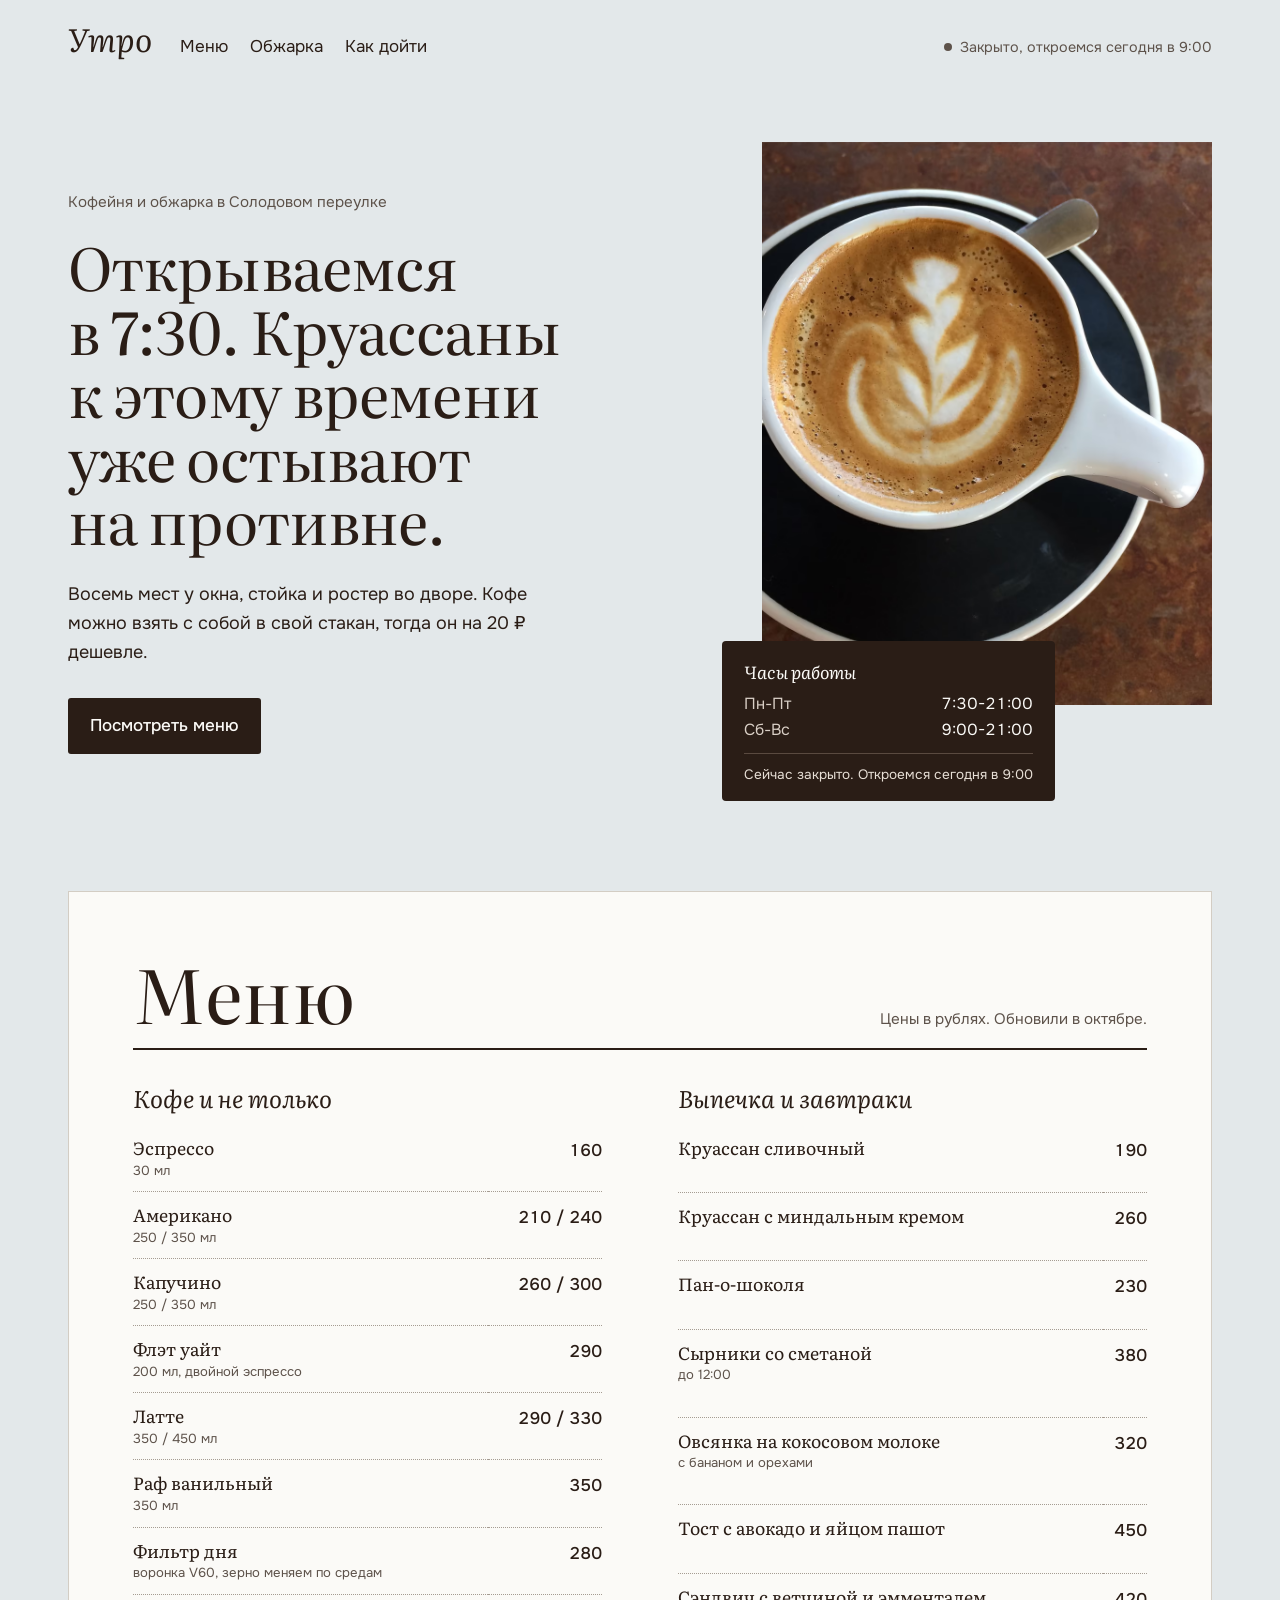
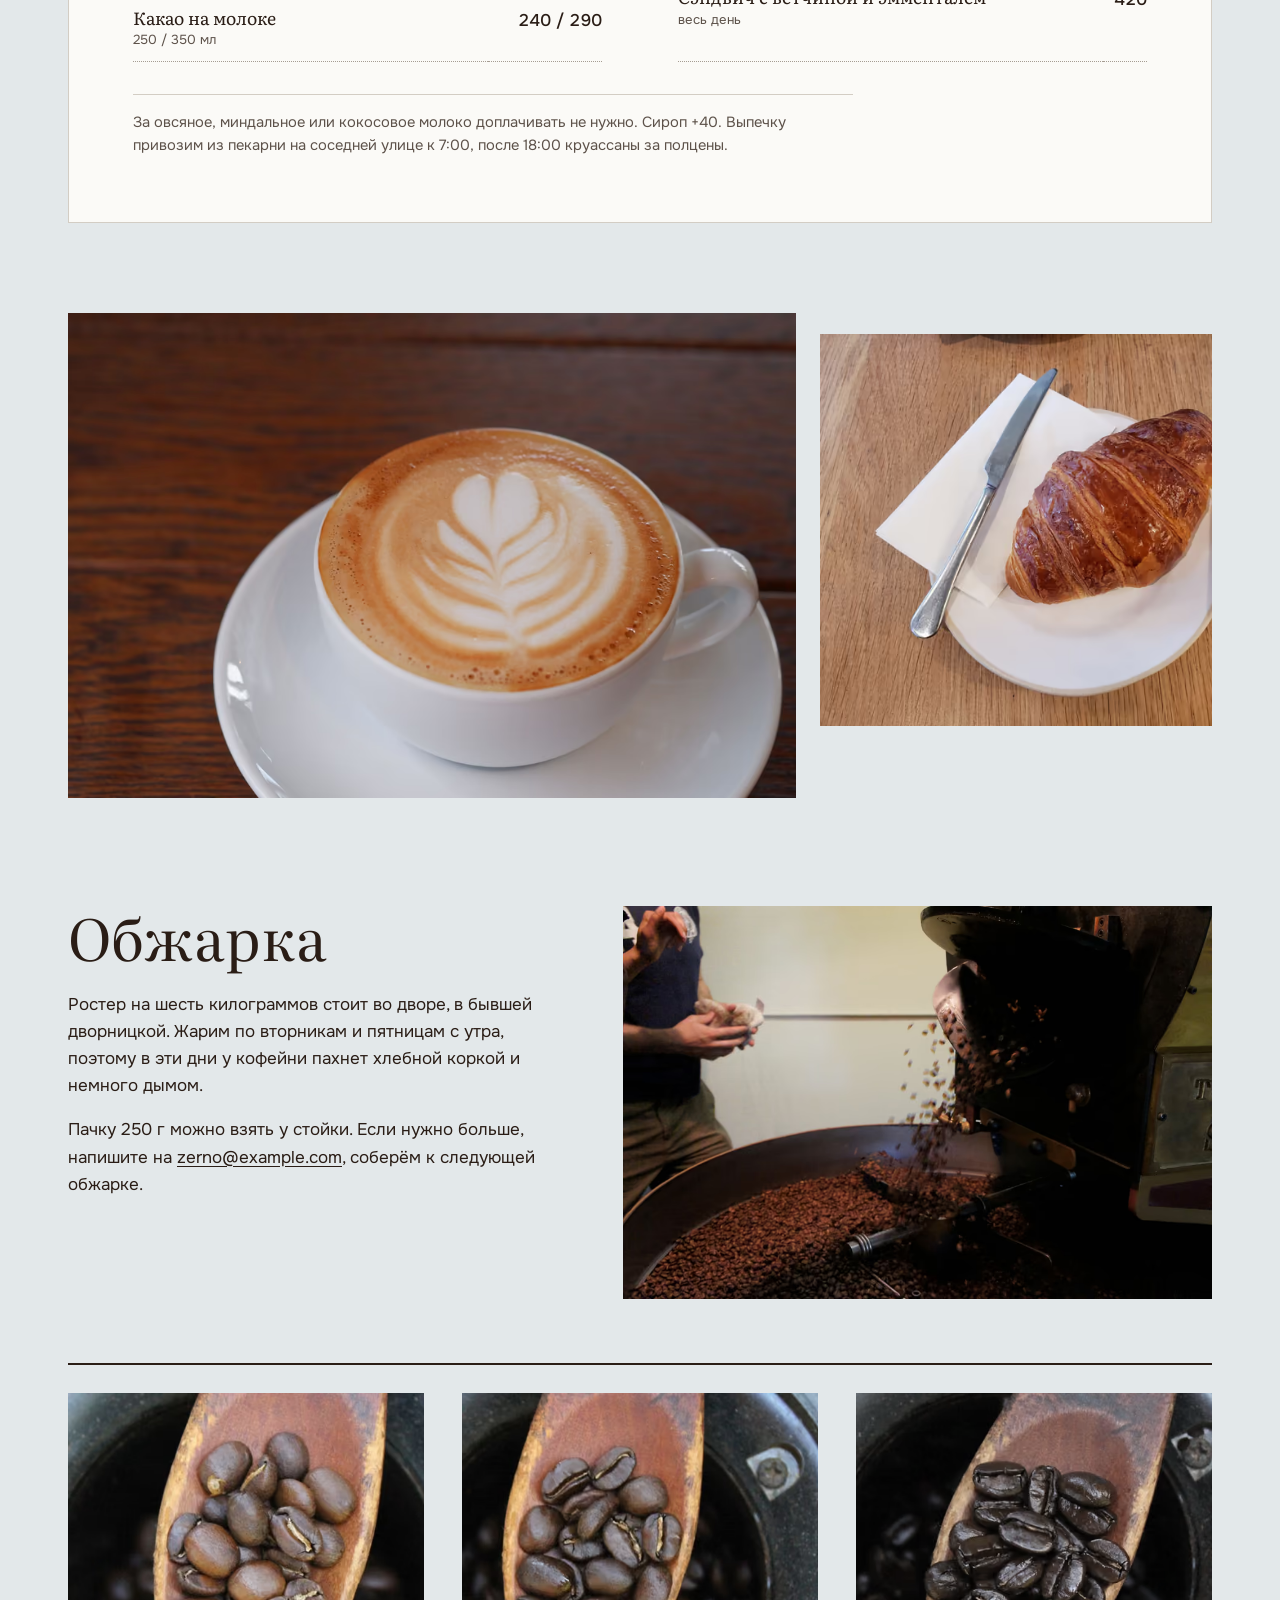
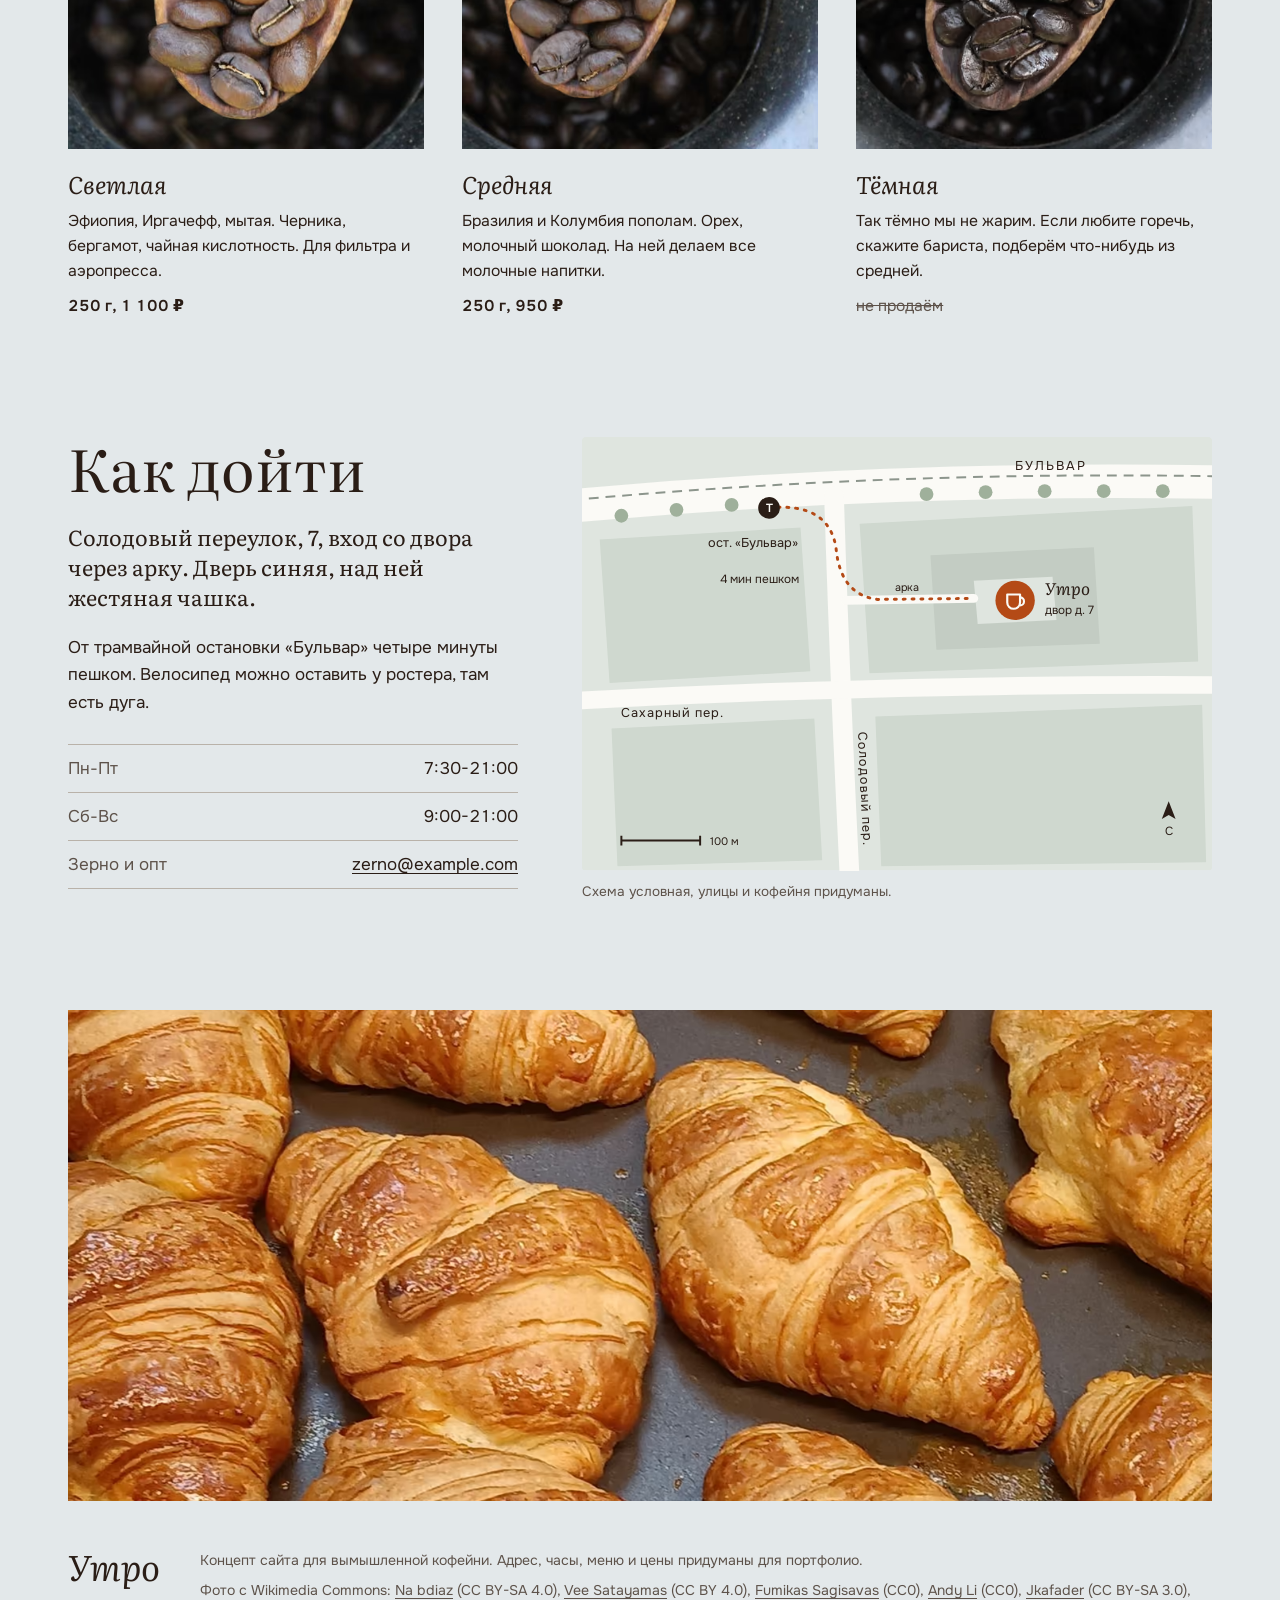
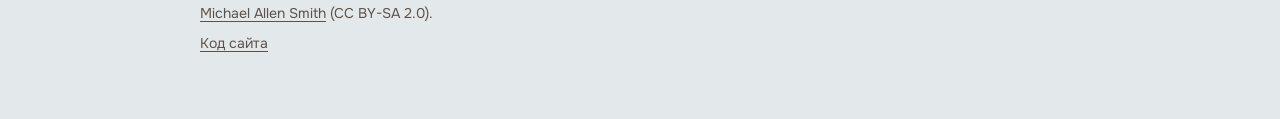
<file: index.html>
<!DOCTYPE html>
<html lang="ru">
<head>
  <meta charset="utf-8">
  <meta name="viewport" content="width=device-width, initial-scale=1">
  <title>Утро, кофейня и обжарка в Солодовом переулке</title>
  <meta name="description" content="Кофейня «Утро»: открываемся в 7:30, обжариваем зерно сами по вторникам и пятницам. Меню с ценами, часы работы и схема, как дойти. Концепт сайта.">
  <link rel="canonical" href="https://zaxdevv.github.io/utro-coffee/">
  <meta property="og:type" content="website">
  <meta property="og:locale" content="ru_RU">
  <meta property="og:title" content="Утро, кофейня и обжарка">
  <meta property="og:description" content="Открываемся в 7:30. Своя обжарка, круассаны к открытию.">
  <meta property="og:url" content="https://zaxdevv.github.io/utro-coffee/">
  <meta property="og:image" content="https://zaxdevv.github.io/utro-coffee/og.jpg">
  <meta property="og:image:width" content="1200">
  <meta property="og:image:height" content="630">
  <meta name="twitter:card" content="summary_large_image">
  <meta name="theme-color" content="#e3e8ea">
  <link rel="icon" href="favicon.svg" type="image/svg+xml">
  <link rel="preload" href="fonts/literata-normal-400-cyrillic.woff2" as="font" type="font/woff2" crossorigin>
  <link rel="preload" href="fonts/onest-normal-400-cyrillic.woff2" as="font" type="font/woff2" crossorigin>
  <link rel="stylesheet" href="css/fonts.css">
  <link rel="stylesheet" href="css/style.css">
</head>
<body>
  <a class="skip" href="#main">К содержанию</a>
  <header class="top">
    <a class="logo" href="./">Утро</a>
    <nav class="nav" aria-label="Разделы">
      <a href="#menu">Меню</a>
      <a href="#obzharka">Обжарка</a>
      <a href="#kak-doiti">Как дойти</a>
    </nav>
    <p class="status" data-status>Пн-Пт с 7:30, Сб-Вс с 9:00</p>
  </header>

  <main id="main">
    <section class="hero" aria-labelledby="hero-title">
      <div class="hero__text">
        <p class="hero__kicker">Кофейня и обжарка в Солодовом переулке</p>
        <h1 id="hero-title">Открываемся в&nbsp;7:30. Круассаны к&nbsp;этому времени уже остывают на&nbsp;противне.</h1>
        <p class="hero__lead">Восемь мест у окна, стойка и ростер во дворе. Кофе можно взять с собой в свой стакан, тогда он на 20 ₽ дешевле.</p>
        <a class="button" href="#menu">Посмотреть меню</a>
      </div>
      <figure class="hero__photo">
        <picture><source type="image/avif" srcset="img/kapuchino-sverhu-480.avif 480w, img/kapuchino-sverhu-960.avif 960w, img/kapuchino-sverhu-1440.avif 1440w" sizes="(min-width: 960px) 40vw, 100vw"><img src="img/kapuchino-sverhu-960.webp" srcset="img/kapuchino-sverhu-480.webp 480w, img/kapuchino-sverhu-960.webp 960w, img/kapuchino-sverhu-1440.webp 1440w" sizes="(min-width: 960px) 40vw, 100vw" width="960" height="1200" alt="Капучино с рисунком на пене в белой чашке на чёрном блюдце, вид сверху" fetchpriority="high" decoding="async"></picture>
      </figure>
      <aside class="sign" aria-label="Часы работы">
        <p class="sign__title">Часы работы</p>
        <p><span>Пн-Пт</span> 7:30-21:00</p>
        <p><span>Сб-Вс</span> 9:00-21:00</p>
        <p class="sign__now" data-status-long>Время по Москве</p>
      </aside>
    </section>

    <section class="menu" id="menu" aria-labelledby="menu-title">
      <div class="sheet">
        <header class="sheet__head">
          <h2 id="menu-title">Меню</h2>
          <p>Цены в рублях. Обновили в октябре.</p>
        </header>
        <div class="sheet__cols">
          <table class="menu__table">
            <caption>Кофе и не только</caption>
            <thead><tr><th scope="col"><span class="visually-hidden">Напиток</span></th><th scope="col"><span class="visually-hidden">Цена</span></th></tr></thead>
            <tbody>
            <tr><th scope="row">Эспрессо<span class="menu__note">30 мл</span></th><td>160</td></tr>
            <tr><th scope="row">Американо<span class="menu__note">250 / 350 мл</span></th><td>210 / 240</td></tr>
            <tr><th scope="row">Капучино<span class="menu__note">250 / 350 мл</span></th><td>260 / 300</td></tr>
            <tr><th scope="row">Флэт уайт<span class="menu__note">200 мл, двойной эспрессо</span></th><td>290</td></tr>
            <tr><th scope="row">Латте<span class="menu__note">350 / 450 мл</span></th><td>290 / 330</td></tr>
            <tr><th scope="row">Раф ванильный<span class="menu__note">350 мл</span></th><td>350</td></tr>
            <tr><th scope="row">Фильтр дня<span class="menu__note">воронка V60, зерно меняем по средам</span></th><td>280</td></tr>
            <tr><th scope="row">Какао на молоке<span class="menu__note">250 / 350 мл</span></th><td>240 / 290</td></tr>
            </tbody>
          </table>
          <table class="menu__table menu__table--food">
            <caption>Выпечка и завтраки</caption>
            <thead><tr><th scope="col"><span class="visually-hidden">Блюдо</span></th><th scope="col"><span class="visually-hidden">Цена</span></th></tr></thead>
            <tbody>
            <tr><th scope="row">Круассан сливочный</th><td>190</td></tr>
            <tr><th scope="row">Круассан с миндальным кремом</th><td>260</td></tr>
            <tr><th scope="row">Пан-о-шоколя</th><td>230</td></tr>
            <tr><th scope="row">Сырники со сметаной<span class="menu__note">до 12:00</span></th><td>380</td></tr>
            <tr><th scope="row">Овсянка на кокосовом молоке<span class="menu__note">с бананом и орехами</span></th><td>320</td></tr>
            <tr><th scope="row">Тост с авокадо и яйцом пашот</th><td>450</td></tr>
            <tr><th scope="row">Сэндвич с ветчиной и эмменталем<span class="menu__note">весь день</span></th><td>420</td></tr>
            </tbody>
          </table>
        </div>
        <p class="sheet__foot">За овсяное, миндальное или кокосовое молоко доплачивать не нужно. Сироп +40. Выпечку привозим из пекарни на соседней улице к 7:00, после 18:00 круассаны за полцены.</p>
      </div>
    </section>

    <section class="strip" aria-label="Фотографии">
      <figure class="strip__wide"><picture><source type="image/avif" srcset="img/kapuchino-480.avif 480w, img/kapuchino-960.avif 960w, img/kapuchino-1440.avif 1440w" sizes="(min-width: 960px) 62vw, 100vw"><img src="img/kapuchino-960.webp" srcset="img/kapuchino-480.webp 480w, img/kapuchino-960.webp 960w, img/kapuchino-1440.webp 1440w" sizes="(min-width: 960px) 62vw, 100vw" width="960" height="640" alt="Чашка капучино с листом на пене на деревянном столе" loading="lazy" decoding="async"></picture></figure>
      <figure class="strip__narrow"><picture><source type="image/avif" srcset="img/kruassan-480.avif 480w, img/kruassan-960.avif 960w, img/kruassan-1440.avif 1440w" sizes="(min-width: 960px) 34vw, 100vw"><img src="img/kruassan-960.webp" srcset="img/kruassan-480.webp 480w, img/kruassan-960.webp 960w, img/kruassan-1440.webp 1440w" sizes="(min-width: 960px) 34vw, 100vw" width="960" height="960" alt="Сливочный круассан на белой тарелке с ножом" loading="lazy" decoding="async"></picture></figure>
    </section>

    <section class="roast" id="obzharka" aria-labelledby="roast-title">
      <div class="roast__intro">
        <h2 id="roast-title">Обжарка</h2>
        <p>Ростер на шесть килограммов стоит во дворе, в бывшей дворницкой. Жарим по вторникам и пятницам с утра, поэтому в эти дни у кофейни пахнет хлебной коркой и немного дымом.</p>
        <p>Пачку 250 г можно взять у стойки. Если нужно больше, напишите на <a href="mailto:zerno@example.com">zerno@example.com</a>, соберём к следующей обжарке.</p>
      </div>
      <figure class="roast__photo"><picture><source type="image/avif" srcset="img/obzharka-480.avif 480w, img/obzharka-960.avif 960w, img/obzharka-1440.avif 1440w" sizes="(min-width: 960px) 50vw, 100vw"><img src="img/obzharka-960.webp" srcset="img/obzharka-480.webp 480w, img/obzharka-960.webp 960w, img/obzharka-1440.webp 1440w" sizes="(min-width: 960px) 50vw, 100vw" width="960" height="640" alt="Обжаренное зерно высыпается из барабана ростера в лоток охлаждения" loading="lazy" decoding="async"></picture></figure>
      <ol class="spoons">
        <li>
          <picture><source type="image/avif" srcset="img/zerno-svetloe-480.avif 480w, img/zerno-svetloe-900.avif 900w" sizes="(min-width: 960px) 20vw, 33vw"><img src="img/zerno-svetloe-900.webp" srcset="img/zerno-svetloe-480.webp 480w, img/zerno-svetloe-900.webp 900w" sizes="(min-width: 960px) 20vw, 33vw" width="900" height="900" alt="Деревянная ложка со светло-коричневым зерном светлой обжарки" loading="lazy" decoding="async"></picture>
          <h3>Светлая</h3>
          <p>Эфиопия, Иргачефф, мытая. Черника, бергамот, чайная кислотность. Для фильтра и аэропресса.</p>
          <p class="spoons__price">250 г, 1 100 ₽</p>
        </li>
        <li>
          <picture><source type="image/avif" srcset="img/zerno-srednee-480.avif 480w, img/zerno-srednee-900.avif 900w" sizes="(min-width: 960px) 20vw, 33vw"><img src="img/zerno-srednee-900.webp" srcset="img/zerno-srednee-480.webp 480w, img/zerno-srednee-900.webp 900w" sizes="(min-width: 960px) 20vw, 33vw" width="900" height="900" alt="Деревянная ложка с зерном средней обжарки" loading="lazy" decoding="async"></picture>
          <h3>Средняя</h3>
          <p>Бразилия и Колумбия пополам. Орех, молочный шоколад. На ней делаем все молочные напитки.</p>
          <p class="spoons__price">250 г, 950 ₽</p>
        </li>
        <li>
          <picture><source type="image/avif" srcset="img/zerno-temnoe-480.avif 480w, img/zerno-temnoe-900.avif 900w" sizes="(min-width: 960px) 20vw, 33vw"><img src="img/zerno-temnoe-900.webp" srcset="img/zerno-temnoe-480.webp 480w, img/zerno-temnoe-900.webp 900w" sizes="(min-width: 960px) 20vw, 33vw" width="900" height="900" alt="Деревянная ложка с тёмным маслянистым зерном" loading="lazy" decoding="async"></picture>
          <h3>Тёмная</h3>
          <p>Так тёмно мы не жарим. Если любите горечь, скажите бариста, подберём что-нибудь из средней.</p>
          <p class="spoons__price">не продаём</p>
        </li>
      </ol>
    </section>

    <section class="where" id="kak-doiti" aria-labelledby="where-title">
      <div class="where__text">
        <h2 id="where-title">Как дойти</h2>
        <p class="where__addr">Солодовый переулок, 7, вход со двора через арку. Дверь синяя, над ней жестяная чашка.</p>
        <p>От трамвайной остановки «Бульвар» четыре минуты пешком. Велосипед можно оставить у ростера, там есть дуга.</p>
        <dl class="where__list">
          <div><dt>Пн-Пт</dt><dd>7:30-21:00</dd></div>
          <div><dt>Сб-Вс</dt><dd>9:00-21:00</dd></div>
          <div><dt>Зерно и опт</dt><dd><a href="mailto:zerno@example.com">zerno@example.com</a></dd></div>
        </dl>
      </div>
      <figure class="map">
        <svg class="map__svg" viewBox="0 0 640 440" role="img" aria-labelledby="map-title map-desc">
          <title id="map-title">Схема квартала</title>
          <desc id="map-desc">Кофейня «Утро» во дворе дома 7 по Солодовому переулку. От трамвайной остановки «Бульвар» нужно пройти по бульвару на восток, свернуть в Солодовый переулок и через арку войти во двор.</desc>
          <rect width="640" height="440" fill="#dfe5df"/>
          <g fill="#cfd8cf">
            <path d="M18 104 L222 92 L232 238 L28 250 Z"/>
            <path d="M282 88 L620 70 L626 228 L292 240 Z"/>
            <path d="M30 296 L236 286 L244 430 L36 436 Z"/>
            <path d="M298 284 L630 272 L634 432 L304 436 Z"/>
          </g>
          <path d="M354 120 L520 112 L526 210 L360 216 Z" fill="#c3ccc3"/>
          <path d="M398 146 L478 142 L482 186 L402 190 Z" fill="#dfe5df"/>
          <g fill="none" stroke="#fbfaf6" stroke-linecap="round">
            <path d="M-10 70 Q 320 40 650 46" stroke-width="34"/>
            <path d="M256 60 Q 262 250 272 450" stroke-width="20"/>
            <path d="M-10 268 Q 320 250 650 252" stroke-width="18"/>
            <path d="M268 166 L398 164" stroke-width="9"/>
          </g>
          <path d="M-10 64 Q 320 34 650 40" fill="none" stroke="#8c958c" stroke-width="2" stroke-dasharray="10 7"/>
          <g fill="#9fb09b">
            <circle cx="40" cy="80" r="7"/><circle cx="96" cy="74" r="7"/><circle cx="152" cy="69" r="7"/>
            <circle cx="350" cy="58" r="7"/><circle cx="410" cy="56" r="7"/><circle cx="470" cy="55" r="7"/>
            <circle cx="530" cy="55" r="7"/><circle cx="590" cy="55" r="7"/>
          </g>
          <path d="M190 72 Q 250 66 258 112 Q 262 160 300 165 L 398 164" fill="none" stroke="#b44a16" stroke-width="3" stroke-dasharray="2 7" stroke-linecap="round"/>
          <g transform="translate(190 72)">
            <circle r="11" fill="#2a1d16"/>
            <text y="4.5" text-anchor="middle" font-family="Onest, sans-serif" font-size="12" font-weight="600" fill="#fbfaf6">Т</text>
          </g>
          <text x="128" y="112" font-family="Onest, sans-serif" font-size="13" fill="#2a1d16">ост. «Бульвар»</text>
          <g transform="translate(440 166)">
            <circle r="20" fill="#b44a16"/>
            <path d="M-8 -6 h13 v8 a6.5 6.5 0 0 1 -13 0 Z M5 -3 a4 4 0 0 1 0 8" fill="none" stroke="#fbfaf6" stroke-width="2.2" stroke-linejoin="round"/>
          </g>
          <text x="470" y="160" font-family="Literata, serif" font-size="17" font-style="italic" fill="#2a1d16">Утро</text>
          <text x="470" y="180" font-family="Onest, sans-serif" font-size="12" fill="#2a1d16">двор д. 7</text>
          <text x="318" y="156" font-family="Onest, sans-serif" font-size="11" fill="#2a1d16">арка</text>
          <text x="440" y="34" font-family="Onest, sans-serif" font-size="13" letter-spacing="2" fill="#2a1d16">БУЛЬВАР</text>
          <text transform="translate(280 300) rotate(87)" font-family="Onest, sans-serif" font-size="13" letter-spacing="1" fill="#2a1d16">Солодовый пер.</text>
          <text x="40" y="284" font-family="Onest, sans-serif" font-size="13" letter-spacing="1" fill="#2a1d16">Сахарный пер.</text>
          <text x="140" y="148" font-family="Onest, sans-serif" font-size="12" fill="#2a1d16">4 мин пешком</text>
          <g transform="translate(596 396)" font-family="Onest, sans-serif" font-size="12" fill="#2a1d16">
            <path d="M0 -26 L7 -8 L0 -12 L-7 -8 Z" fill="#2a1d16"/>
            <text y="8" text-anchor="middle">С</text>
          </g>
          <g transform="translate(40 410)" font-family="Onest, sans-serif" font-size="11" fill="#2a1d16">
            <path d="M0 0 H80" stroke="#2a1d16" stroke-width="2"/>
            <path d="M0 -5 V5 M80 -5 V5" stroke="#2a1d16" stroke-width="2"/>
            <text x="90" y="4">100 м</text>
          </g>
        </svg>

        <figcaption>Схема условная, улицы и кофейня придуманы.</figcaption>
      </figure>
    </section>

    <figure class="last-photo"><picture><source type="image/avif" srcset="img/kruassany-480.avif 480w, img/kruassany-960.avif 960w, img/kruassany-1440.avif 1440w" sizes="100vw"><img src="img/kruassany-960.webp" srcset="img/kruassany-480.webp 480w, img/kruassany-960.webp 960w, img/kruassany-1440.webp 1440w" sizes="100vw" width="960" height="960" alt="Противень с рядами свежих круассанов" loading="lazy" decoding="async"></picture></figure>
  </main>

  <footer class="foot">
    <p class="foot__logo">Утро</p>
    <p>Концепт сайта для вымышленной кофейни. Адрес, часы, меню и цены придуманы для портфолио.</p>
    <p class="foot__credits">Фото с Wikimedia Commons: <a href="https://commons.wikimedia.org/wiki/File:Cappuccino_for_one.JPG">Na bdiaz</a> (CC BY-SA 4.0), <a href="https://commons.wikimedia.org/wiki/File:A_cup_of_cappuccino.jpg">Vee Satayamas</a> (CC BY 4.0), <a href="https://commons.wikimedia.org/wiki/File:Freshippo_croissant_bread.jpg">Fumikas Sagisavas</a> (CC0), <a href="https://commons.wikimedia.org/wiki/File:Croissant_-_GAIL%27s_2024-08-18.jpg">Andy Li</a> (CC0), <a href="https://commons.wikimedia.org/wiki/File:Beans_Dropping_from_a_Coffee_Roaster.JPG">Jkafader</a> (CC BY-SA 3.0), <a href="https://commons.wikimedia.org/wiki/File:Coffee_Roast_Levels_5_-_The_Home_Roaster_Color_Chart.jpg">Michael Allen Smith</a> (CC BY-SA 2.0).</p>
    <p><a href="https://github.com/zaxdevv/utro-coffee">Код сайта</a></p>
  </footer>
  <script src="js/hours.js" defer></script>
</body>
</html>
</file>
<file: css/fonts.css>
/* cyrillic */
@font-face {
  font-family: 'Literata';
  font-style: italic;
  font-weight: 400;
  font-display: swap;
  src: url(../fonts/literata-italic-400-cyrillic.woff2) format('woff2');
  unicode-range: U+0301, U+0400-045F, U+0490-0491, U+04B0-04B1, U+2116;
}
/* latin */
@font-face {
  font-family: 'Literata';
  font-style: italic;
  font-weight: 400;
  font-display: swap;
  src: url(../fonts/literata-italic-400-latin.woff2) format('woff2');
  unicode-range: U+0000-00FF, U+0131, U+0152-0153, U+02BB-02BC, U+02C6, U+02DA, U+02DC, U+0304, U+0308, U+0329, U+2000-206F, U+20AC, U+2122, U+2191, U+2193, U+2212, U+2215, U+FEFF, U+FFFD;
}
/* cyrillic */
@font-face {
  font-family: 'Literata';
  font-style: normal;
  font-weight: 400;
  font-display: swap;
  src: url(../fonts/literata-normal-400-cyrillic.woff2) format('woff2');
  unicode-range: U+0301, U+0400-045F, U+0490-0491, U+04B0-04B1, U+2116;
}
/* latin */
@font-face {
  font-family: 'Literata';
  font-style: normal;
  font-weight: 400;
  font-display: swap;
  src: url(../fonts/literata-normal-400-latin.woff2) format('woff2');
  unicode-range: U+0000-00FF, U+0131, U+0152-0153, U+02BB-02BC, U+02C6, U+02DA, U+02DC, U+0304, U+0308, U+0329, U+2000-206F, U+20AC, U+2122, U+2191, U+2193, U+2212, U+2215, U+FEFF, U+FFFD;
}
/* cyrillic */
@font-face {
  font-family: 'Literata';
  font-style: normal;
  font-weight: 600;
  font-display: swap;
  src: url(../fonts/literata-normal-400-cyrillic.woff2) format('woff2');
  unicode-range: U+0301, U+0400-045F, U+0490-0491, U+04B0-04B1, U+2116;
}
/* latin */
@font-face {
  font-family: 'Literata';
  font-style: normal;
  font-weight: 600;
  font-display: swap;
  src: url(../fonts/literata-normal-400-latin.woff2) format('woff2');
  unicode-range: U+0000-00FF, U+0131, U+0152-0153, U+02BB-02BC, U+02C6, U+02DA, U+02DC, U+0304, U+0308, U+0329, U+2000-206F, U+20AC, U+2122, U+2191, U+2193, U+2212, U+2215, U+FEFF, U+FFFD;
}
/* cyrillic */
@font-face {
  font-family: 'Onest';
  font-style: normal;
  font-weight: 400;
  font-display: swap;
  src: url(../fonts/onest-normal-400-cyrillic.woff2) format('woff2');
  unicode-range: U+0301, U+0400-045F, U+0490-0491, U+04B0-04B1, U+2116;
}
/* latin */
@font-face {
  font-family: 'Onest';
  font-style: normal;
  font-weight: 400;
  font-display: swap;
  src: url(../fonts/onest-normal-400-latin.woff2) format('woff2');
  unicode-range: U+0000-00FF, U+0131, U+0152-0153, U+02BB-02BC, U+02C6, U+02DA, U+02DC, U+0304, U+0308, U+0329, U+2000-206F, U+20AC, U+2122, U+2191, U+2193, U+2212, U+2215, U+FEFF, U+FFFD;
}
/* cyrillic */
@font-face {
  font-family: 'Onest';
  font-style: normal;
  font-weight: 500;
  font-display: swap;
  src: url(../fonts/onest-normal-400-cyrillic.woff2) format('woff2');
  unicode-range: U+0301, U+0400-045F, U+0490-0491, U+04B0-04B1, U+2116;
}
/* latin */
@font-face {
  font-family: 'Onest';
  font-style: normal;
  font-weight: 500;
  font-display: swap;
  src: url(../fonts/onest-normal-400-latin.woff2) format('woff2');
  unicode-range: U+0000-00FF, U+0131, U+0152-0153, U+02BB-02BC, U+02C6, U+02DA, U+02DC, U+0304, U+0308, U+0329, U+2000-206F, U+20AC, U+2122, U+2191, U+2193, U+2212, U+2215, U+FEFF, U+FFFD;
}
/* cyrillic */
@font-face {
  font-family: 'Onest';
  font-style: normal;
  font-weight: 600;
  font-display: swap;
  src: url(../fonts/onest-normal-400-cyrillic.woff2) format('woff2');
  unicode-range: U+0301, U+0400-045F, U+0490-0491, U+04B0-04B1, U+2116;
}
/* latin */
@font-face {
  font-family: 'Onest';
  font-style: normal;
  font-weight: 600;
  font-display: swap;
  src: url(../fonts/onest-normal-400-latin.woff2) format('woff2');
  unicode-range: U+0000-00FF, U+0131, U+0152-0153, U+02BB-02BC, U+02C6, U+02DA, U+02DC, U+0304, U+0308, U+0329, U+2000-206F, U+20AC, U+2122, U+2191, U+2193, U+2212, U+2215, U+FEFF, U+FFFD;
}
</file>
<file: css/style.css>
:root {
  --sky: #e3e8ea;
  --paper: #fbfaf7;
  --ink: #2a1d16;
  --muted: #5d524a;
  --line: #d3cdc4;
  --rust: #b44a16;
  --serif: "Literata", Georgia, serif;
  --sans: "Onest", system-ui, sans-serif;
  --pad: clamp(18px, 4vw, 48px);
  --max: 1240px;
}

*, *::before, *::after { box-sizing: border-box; }

body {
  margin: 0;
  background: var(--sky);
  color: var(--ink);
  font: 400 1.0625rem/1.6 var(--sans);
}

img { display: block; width: 100%; height: auto; }
picture { display: block; }
figure { margin: 0; }
a { color: inherit; text-underline-offset: 0.18em; }
:focus-visible { outline: 2px solid var(--rust); outline-offset: 3px; }
h1, h2, h3 { font-family: var(--serif); font-weight: 400; margin: 0; }

.visually-hidden {
  position: absolute; width: 1px; height: 1px; overflow: hidden;
  clip-path: inset(50%); white-space: nowrap;
}
.skip { position: absolute; left: 12px; top: -80px; background: var(--ink); color: var(--paper); padding: 8px 12px; }
.skip:focus { top: 12px; }

.top {
  max-width: var(--max);
  margin: 0 auto;
  padding: 22px var(--pad);
  display: flex;
  align-items: baseline;
  gap: 28px;
  flex-wrap: wrap;
}
.logo { font: italic 400 2rem/1 var(--serif); text-decoration: none; }
.nav { display: flex; gap: 22px; }
.nav a { text-decoration: none; padding: 6px 0; }
.nav a:hover { text-decoration: underline; }
.status { margin: 0 0 0 auto; font-size: 0.9rem; color: var(--muted); }
.status::before {
  content: "";
  display: inline-block;
  width: 8px; height: 8px;
  margin-right: 8px;
  border-radius: 50%;
  background: var(--muted);
  vertical-align: 1px;
}
.status.is-open::before { background: #2f7a3e; }

main { max-width: var(--max); margin: 0 auto; padding: 0 var(--pad); }

.hero {
  display: grid;
  grid-template-columns: minmax(0, 7fr) minmax(0, 5fr);
  grid-template-rows: auto 1fr;
  gap: 0 clamp(24px, 5vw, 72px);
  padding: clamp(24px, 6vh, 64px) 0 clamp(56px, 10vh, 112px);
}
.hero__text { grid-row: 1 / 3; align-self: center; }
.hero__kicker { margin: 0 0 20px; font-size: 0.95rem; color: var(--muted); }
.hero h1 {
  font-size: clamp(2.1rem, 4.6vw, 4rem);
  line-height: 1.08;
  letter-spacing: -0.015em;
  max-width: 16ch;
}
.hero__lead { max-width: 40ch; margin: 28px 0 32px; font-size: 1.125rem; }
.button {
  display: inline-block;
  padding: 14px 22px;
  background: var(--ink);
  color: var(--paper);
  text-decoration: none;
  font-weight: 500;
  border-radius: 3px;
}
.button:hover { background: var(--rust); }
.hero__photo img { aspect-ratio: 4 / 5; object-fit: cover; }

.sign {
  justify-self: start;
  margin-top: -64px;
  margin-left: -40px;
  position: relative;
  background: var(--ink);
  color: var(--paper);
  padding: 18px 22px 16px;
  border-radius: 4px;
  font-variant-numeric: tabular-nums;
  min-width: 230px;
}
.sign p { margin: 0; display: flex; justify-content: space-between; gap: 24px; font-size: 1rem; }
.sign span { color: #d9cfc6; }
.sign .sign__title { font: italic 400 1.1rem/1.4 var(--serif); margin-bottom: 8px; }
.sign .sign__now { margin-top: 10px; padding-top: 10px; border-top: 1px solid #5a4a40; font-size: 0.85rem; color: #e7dfd6; }

.menu { padding-bottom: clamp(56px, 10vh, 112px); }
.sheet {
  background: var(--paper);
  border: 1px solid var(--line);
  padding: clamp(24px, 5vw, 64px);
}
.sheet__head { display: flex; justify-content: space-between; align-items: baseline; gap: 16px; flex-wrap: wrap; border-bottom: 2px solid var(--ink); padding-bottom: 16px; }
.sheet__head h2 { font-size: clamp(2.4rem, 6vw, 4.6rem); line-height: 1; }
.sheet__head p { margin: 0; color: var(--muted); font-size: 0.95rem; }
.sheet__cols { display: grid; grid-template-columns: 1fr 1fr; gap: clamp(24px, 6vw, 88px); margin-top: 32px; }
.menu__table { width: 100%; border-collapse: collapse; font-variant-numeric: tabular-nums; }
.menu__table caption {
  text-align: left;
  font: italic 400 1.5rem/1.3 var(--serif);
  padding-bottom: 12px;
}
.menu__table thead { display: none; }
.menu__table th[scope="row"] {
  text-align: left;
  font: 400 1.1rem/1.35 var(--serif);
  padding: 11px 12px 11px 0;
  border-bottom: 1px dotted #a59c92;
}
.menu__note { display: block; font: 400 0.82rem/1.4 var(--sans); color: var(--muted); margin-top: 2px; }
.menu__table th[scope="row"], .menu__table td { vertical-align: top; }
.menu__table td {
  text-align: right;
  padding: 12px 0;
  border-bottom: 1px dotted #a59c92;
  white-space: nowrap;
  font-weight: 500;
}
.sheet__foot { margin: 32px 0 0; padding-top: 16px; border-top: 1px solid var(--line); font-size: 0.92rem; color: var(--muted); max-width: 72ch; }

.strip {
  display: grid;
  grid-template-columns: minmax(0, 13fr) minmax(0, 7fr);
  gap: clamp(12px, 2vw, 24px);
  align-items: end;
  padding-bottom: clamp(64px, 12vh, 140px);
}
.strip__wide img { aspect-ratio: 3 / 2; object-fit: cover; }
.strip__narrow { margin-bottom: clamp(24px, 8vh, 96px); }
.strip__narrow img { aspect-ratio: 1; object-fit: cover; }

.roast {
  display: grid;
  grid-template-columns: minmax(0, 5fr) minmax(0, 6fr);
  gap: clamp(28px, 5vw, 72px);
  padding-bottom: clamp(64px, 12vh, 140px);
}
.roast h2, .where h2 { font-size: clamp(2.2rem, 5vw, 3.6rem); line-height: 1.05; margin-bottom: 24px; }
.roast__intro p { max-width: 44ch; }
.roast__photo img { aspect-ratio: 3 / 2; object-fit: cover; }
.spoons {
  grid-column: 1 / 3;
  list-style: none;
  margin: 0;
  padding: 0;
  display: grid;
  grid-template-columns: repeat(3, minmax(0, 1fr));
  gap: clamp(16px, 3vw, 40px);
  border-top: 2px solid var(--ink);
  padding-top: 28px;
}
.spoons img { aspect-ratio: 1; object-fit: cover; margin-bottom: 16px; }
.spoons h3 { font-size: 1.5rem; font-style: italic; margin-bottom: 6px; }
.spoons p { margin: 0 0 10px; font-size: 0.98rem; }
.spoons__price { font-weight: 600; font-variant-numeric: tabular-nums; }
.spoons li:last-child img { filter: saturate(0.6); }
.spoons li:last-child .spoons__price { color: var(--muted); font-weight: 400; text-decoration: line-through; }

.where {
  display: grid;
  grid-template-columns: minmax(0, 5fr) minmax(0, 7fr);
  gap: clamp(28px, 5vw, 72px);
  align-items: start;
  padding-bottom: clamp(64px, 12vh, 140px);
}
.where__addr { font: 400 1.35rem/1.4 var(--serif); margin-top: 0; }
.where__list { margin: 28px 0 0; border-top: 1px solid #b9b2a9; }
.where__list div { display: flex; justify-content: space-between; gap: 16px; padding: 10px 0; border-bottom: 1px solid #b9b2a9; }
.where__list dt { color: var(--muted); }
.where__list dd { margin: 0; font-variant-numeric: tabular-nums; }
.map__svg { display: block; width: 100%; height: auto; border-radius: 4px; }
.map figcaption { margin-top: 10px; font-size: 0.85rem; color: var(--muted); }

.last-photo img { aspect-ratio: 21 / 9; object-fit: cover; }

.foot {
  max-width: var(--max);
  margin: 0 auto;
  padding: 48px var(--pad) 56px;
  display: grid;
  grid-template-columns: auto 1fr;
  gap: 8px 40px;
  font-size: 0.88rem;
  color: var(--muted);
}
.foot p { margin: 0; }
.foot__logo { grid-row: 1 / 5; font: italic 400 2.2rem/1 var(--serif); color: var(--ink); }

@media (max-width: 900px) {
  .hero, .roast, .where { grid-template-columns: 1fr; }
  .hero__text { grid-row: auto; }
  .hero__photo { margin-top: 36px; }
  .sign { margin: -40px 0 0 16px; }
  .sheet__cols { grid-template-columns: 1fr; }
  .strip { grid-template-columns: 1fr; }
  .strip__narrow { width: 70%; justify-self: end; margin-bottom: 0; }
  .spoons { grid-column: auto; grid-template-columns: 1fr; }
  .spoons li { display: grid; grid-template-columns: 112px 1fr; column-gap: 18px; }
  .spoons img { grid-row: 1 / 4; margin: 0; }
  .last-photo img { aspect-ratio: 4 / 3; }
  .foot { grid-template-columns: 1fr; }
  .foot__logo { grid-row: auto; }
}

@media (max-width: 480px) {
  .top { display: grid; grid-template-columns: auto 1fr; gap: 14px 16px; padding-top: 16px; }
  .status { margin: 0; justify-self: end; text-align: right; font-size: 0.82rem; }
  .nav { grid-column: 1 / 3; gap: 18px; order: 3; }
}

@media (prefers-reduced-motion: no-preference) {
  html { scroll-behavior: smooth; }
  .button { transition: background-color 0.15s ease; }
}
</file>
